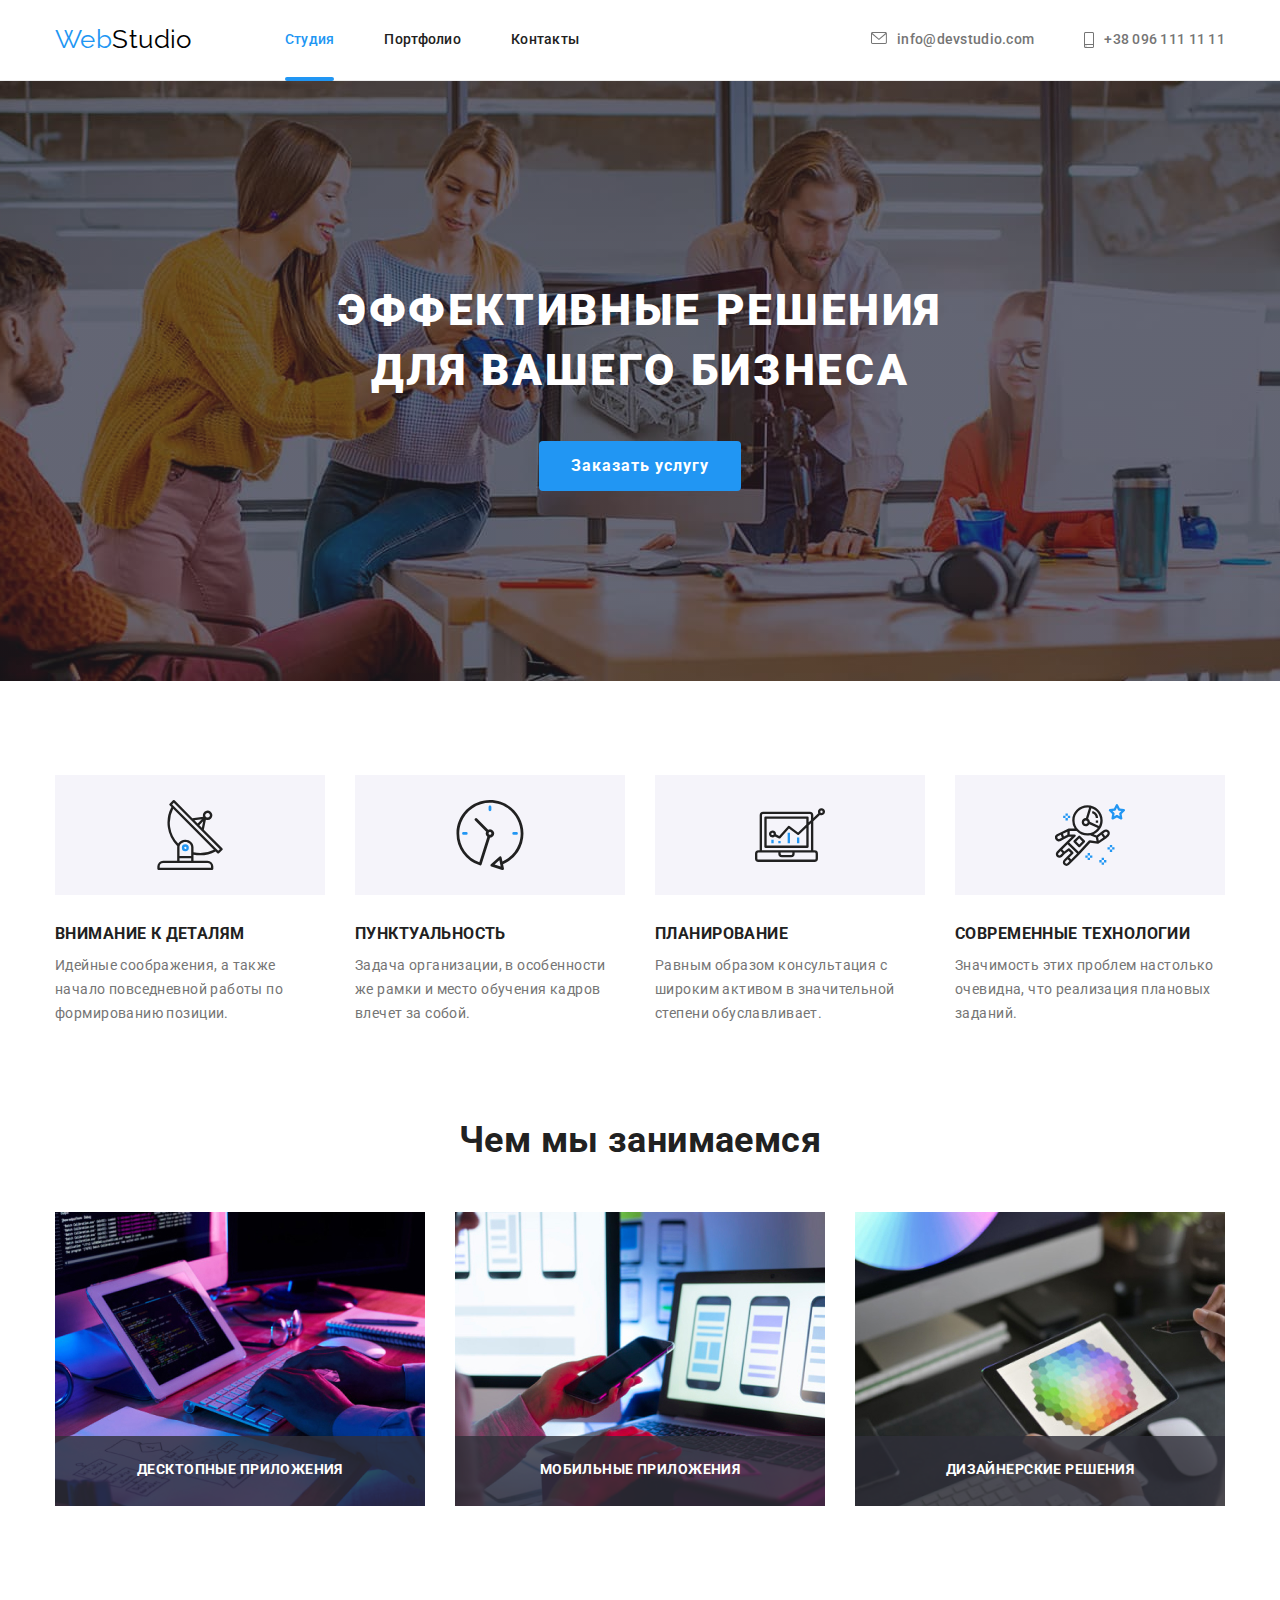
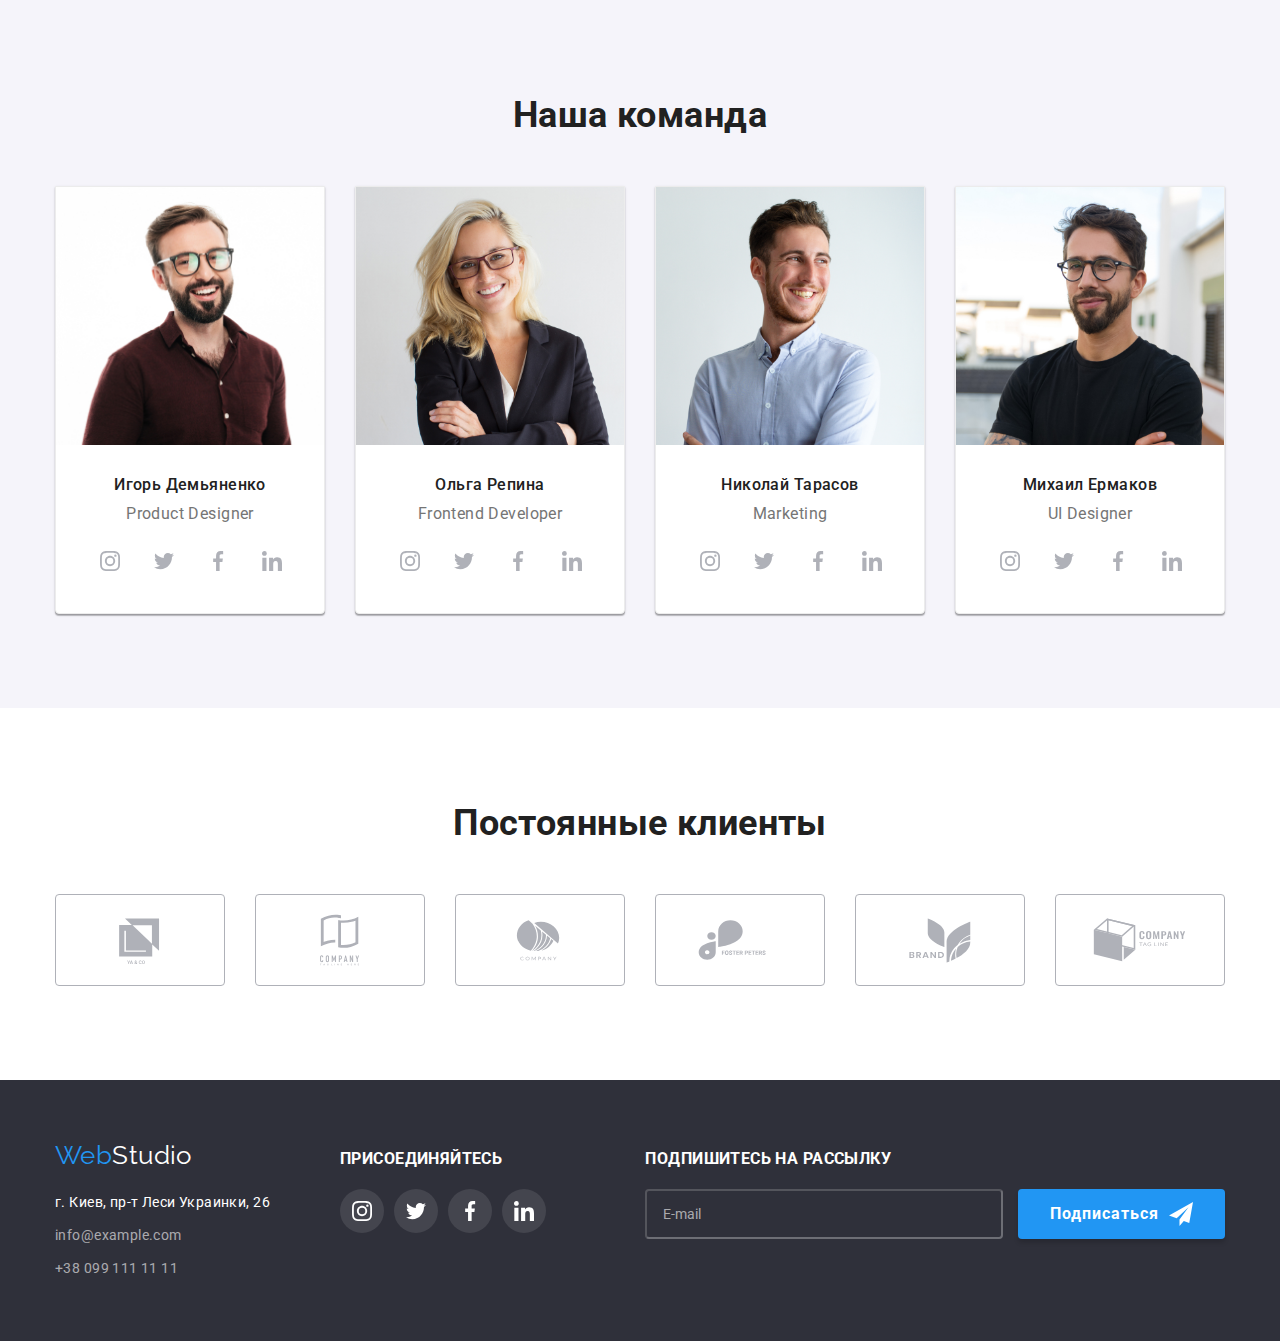
<file: index.html>
<!DOCTYPE html>
<html lang="ru">
<head>
    <meta charset="UTF-8">
    <meta http-equiv="X-UA-Compatible" content="IE=edge">
    <meta name="viewport" content="width=device-width, initial-scale=1.0">
    <title>Document</title>
    <link href="https://fonts.googleapis.com/css2?family=Raleway:wght@700&family=Roboto:wght@400;500;700;900&display=swap"
        rel="stylesheet">
    <link rel="stylesheet" href="https://cdnjs.cloudflare.com/ajax/libs/modern-normalize/1.0.0/modern-normalize.min.css">        
    <link rel="stylesheet" href="./css/main.min.css">
</head>
<body>
    <header class="header">
      <div class="container header__container">
            <nav class="header__main-nav">
                <a class="logo header__logo" href="index.html">Web<span class="header__logo--style">Studio</span></a>
                <ul class="header__page-nav">
                    <li class="header__item">
                        <a class="header__link header__link--current" href="./index.html">Студия</a>
                    </li>
                    <li class="header__item">
                        <a class="header__link" href="./portfolio.html">Портфолио</a>
                    </li>
                    <li class="header__item">
                        <a class="header__link" href="">Контакты</a>
                    </li>
                </ul>
            </nav>
      
        <ul class="header__contact">
            <li>
                <a class="header__email" href="mailto:info@devstudio.com">
                    <svg  class="header__icon-email">
                        <use href="./images/icons.svg#envelope"></use>
                    </svg>
                    info@devstudio.com
                </a>  
            </li>
            <li>
                <a class="header__tel" href="tel:+380961111111">
                <svg  class="header__icon-phone">
                    <use href="./images/icons.svg#smartphone"></use>
                </svg>
                    +38 096 111 11 11
                </a>
            </li>
        </ul>
        </div>
       
        
    </header>

    <main>
        <!-- Hero section -->
        <section class="hero hero__overlay">
            <div class="container">
                <h1 class="hero__title">Эффективные решения для вашего бизнеса</h1>
                <button type="button" class="button hero__button" data-modal-open> Заказать услугу </button>
            </div>
        </section>

    
    <!-- Our preferences -->
    <section class="section preferences">
       <div class="container ">
            <h2 class="section__title visually-hidden">Наши преимущества</h2>
            <ul class="preferences__list">
                <li class="preferences__item">
                    <div class="preferences__thumb">
                        <svg width=70px height=70px class="preferences__icon">
                           <use href="./images/icons.svg#antenna"></use>
                        </svg>
                    </div>
                    <h3 class="preferences__title">Внимание к деталям</h3>
                    <p class="preferences__text">Идейные соображения, а также начало повседневной работы по формированию позиции.</p>
                </li>
                <li class="preferences__item">
                    <div class="preferences__thumb">
                        <svg width=70px height=70px class="preferences__icon">
                            <use href="./images/icons.svg#clock"></use>
                        </svg>
                    </div>
                    <h3 class="preferences__title">Пунктуальность</h3>
                    <p class="preferences__text">Задача организации, в особенности же рамки и место обучения кадров влечет за собой.</p>
                </li>
                <li class="preferences__item">
                    <div class="preferences__thumb">
                        <svg width=70px height=70px class="preferences__icon">
                            <use href="./images/icons.svg#diagram"></use>
                        </svg>
                    </div>
                    <h3 class="preferences__title">Планирование</h3>
                    <p class="preferences__text">Равным образом консультация с широким активом в значительной степени обуславливает.</p>
                </li>
                <li class="preferences__item">
                    <div class="preferences__thumb">
                        <svg width=70px height=70px class="preferences__icon">
                            <use href="./images/icons.svg#astronaut"></use>
                        </svg>
                    </div>
                    <h3 class="preferences__title">Современные технологии</h3>
                    <p class="preferences__text">Значимость этих проблем настолько очевидна, что реализация плановых заданий.</p>
                </li>
            </ul>
       </div>
    </section>
    
    <!-- What are we doing -->
    <section class="section doing">
    <div class="container">
        <h2 class="section__title">Чем мы занимаемся</h2>
        <ul class="doing__list">
            <li class="doing__thumb">
                <img class="doing__pic" src="./images/box1.jpg" alt="работа за компьютером" width="370">
                <p class="doing__lable">Десктопные приложения</p>
            </li>
            <li class="doing__thumb">
                <img class="doing__pic" src="./images/box2.jpg" alt="работа с приложениями" width="370">
                <p class="doing__lable">Мобильные приложения</p>
            </li>
            <li class="doing__thumb">
                <img class="doing__pic" src="./images/box3.jpg" alt="работа с графикой" width="370">
                <p class="doing__lable">Дизайнерские решения</p>
            </li>
        </ul>
    </div>
    </section>

    <!-- Our team section -->
    <section class="section team">
        <div class="container">
            <h2 class="section__title">Наша команда</h2>
            <ul class="team__list">
                <li  class="team__card">
                    <img class="team__photo" src="./images/demjanenko.jpg" alt="Игорь Демьяненко" width="270">
                    <div class="team__text">
                        <h3 class="team__name">Игорь Демьяненко</h3>
                        <p lang="en" class="team__position">Product Designer</p>
                        <ul class="team__links">
                            <li><a class="team__link"  href="">
                            <svg class="team__icon" width=44px height=44px>
                                <use href="./images/icons.svg#instagram" ></use>
                            </svg>
                            </a></li>
                            <li><a class="team__link" href=""><svg class="team__icon" width=20px height=20px>
                                <use href="./images/icons.svg#twitter"></use>
                            </svg></a></li>
                            <li><a class="team__link" href=""><svg class="team__icon" width=20px height=20px>
                                <use href="./images/icons.svg#facebook"></use>
                            </svg></a></li>
                            <li><a class="team__link team__link--last" href=""><svg class="team__icon" width=20px height=20px>
                                <use href="./images/icons.svg#linkedin"></use>
                            </svg></a></li>
                        </ul>
                    </div>
                </li>
                <li  class="team__card">
                    <img class="team__photo" src="./images/repina.jpg" alt="Ольга Репина" width="270">
                    <div class="team__text">
                        <h3 class="team__name">Ольга Репина</h3>
                        <p lang="en" class="team__position">Frontend Developer</p>
                        <ul class="team__links">
                            <li><a class="team__link" href="">
                                    <svg class="team__icon" width=44px height=44px>
                                        <use href="./images/icons.svg#instagram"></use>
                                    </svg>
                                </a></li>
                            <li><a class="team__link" href=""><svg class="team__icon" width=20px height=20px>
                                        <use href="./images/icons.svg#twitter"></use>
                                    </svg></a></li>
                            <li><a class="team__link" href=""><svg class="team__icon" width=20px height=20px>
                                        <use href="./images/icons.svg#facebook"></use>
                                    </svg></a></li>
                            <li><a class="team__link team__link--last" href=""><svg class="team__icon" width=20px height=20px>
                                        <use href="./images/icons.svg#linkedin"></use>
                                    </svg></a></li>
                        </ul>
                    </div>
                </li>
                <li  class="team__card">
                    <img class="team__photo" src="./images/tarasov.jpg" alt="Николай Тарасов" width="270">
                    <div class="team__text">
                        <h3 class="team__name">Николай Тарасов</h3>
                        <p lang="en" class="team__position">Marketing</p>
                        <ul class="team__links">
                            <li><a class="team__link" href="">
                                    <svg class="team__icon" width=44px height=44px>
                                        <use href="./images/icons.svg#instagram"></use>
                                    </svg>
                                </a></li>
                            <li><a class="team__link" href=""><svg class="team__icon" width=20px height=20px>
                                        <use href="./images/icons.svg#twitter"></use>
                                    </svg></a></li>
                            <li><a class="team__link" href=""><svg class="team__icon" width=20px height=20px>
                                        <use href="./images/icons.svg#facebook"></use>
                                    </svg></a></li>
                            <li><a class="team__link team__link--last" href=""><svg class="team__icon" width=20px height=20px>
                                        <use href="./images/icons.svg#linkedin"></use>
                                    </svg></a></li>
                        </ul>
                    </div>
                </li>
                <li class="team__card">
                    <img class="team__photo" src="./images/iermakov.jpg" alt="Михаил Ермаков" width="270">
                    <div class="team__text">
                        <h3 class="team__name">Михаил Ермаков</h3>
                        <p lang="en" class="team__position">UI Designer</p>
                        <ul class="team__links">
                            <li><a class="team__link" href="">
                                    <svg class="team__icon" width=44px height=44px>
                                        <use href="./images/icons.svg#instagram"></use>
                                    </svg>
                                </a></li>
                            <li><a class="team__link" href=""><svg class="team__icon" width=20px height=20px>
                                        <use href="./images/icons.svg#twitter"></use>
                                    </svg></a></li>
                            <li><a class="team__link" href=""><svg class="team__icon" width=20px height=20px>
                                        <use href="./images/icons.svg#facebook"></use>
                                    </svg></a></li>
                            <li><a class="team__link team__link--last " href=""><svg class="team__icon" width=20px height=20px>
                                        <use href="./images/icons.svg#linkedin"></use>
                                    </svg></a></li>
                        </ul>
                    </div>
                </li>
            </ul>
        </div>
    </section>
    </main>
    <!-- Regular clients -->
    <section class="section clients ">
        <div class="container">
            <h2 class="section__title">Постоянные клиенты</h2>
            <ul class="clients__list">
                <li class="clients__item"> 
                    <a class="clients__link" href="">
                        <svg width="106" height="60" class="clients__icon">
                            <use href="./images/icons.svg#Logo-one"></use>
                        </svg>
                    </a>
                </li>
                <li class="clients__item">
                        <a class="clients__link" href="">
                            <svg width="106" height="60" class="clients__icon">
                                <use href="./images/icons.svg#Logo-two"></use>
                            </svg>
                        </a>
                </li>
                <li class="clients__item">
                        <a class="clients__link" href="">
                            <svg width="106" height="60" class="clients__icon">
                                <use href="./images/icons.svg#Logo-three"></use>
                            </svg>
                        </a>
                </li>
                <li class="clients__item">
                        <a class="clients__link" href="">
                            <svg width="106" height="60" class="clients__icon">
                                <use href="./images/icons.svg#Logo-four"></use>
                            </svg>
                        </a>
                </li>
                <li class="clients__item">
                        <a class="clients__link" href="">
                            <svg width="106" height="60" class="clients__icon">
                                <use href="./images/icons.svg#Logo-five"></use>
                            </svg>
                        </a>
                </li>
                <li class="clients__item">
                        <a class="clients__link" href="">
                            <svg width="106" height="60" class="clients__icon">
                                <use href="./images/icons.svg#Logo-six"></use>
                            </svg>
                        </a>
                </li>
            </ul>
        </div>
    </section>

    <!-- Footer section -->
    <footer class="footer" >
       <div class="container footer__container">
           <div>
                <a class="logo footer__logo" href="index.html">Web<span class="footer__logo--style">Studio</span></a>
                
                <address class="footer__addresses">
                    <ul class="footer__contacts">
                        <li>
                            <a href="https://goo.gl/maps/Qix8SAgsikwh32vZ7" class="footer__address" target="_blank"
                                rel="noreferrer noopener">
                                г. Киев, пр-т Леси Украинки, 26</a>
                        </li>
                        <li>
                            <a href="mailto:info@example.com" class="footer__address footer__address--email">info@example.com</a>
                        </li>
                        <li>
                            <a href="tel:+380991111111" class="footer__address footer__address--tel">+38 099 111 11 11</a>
                        </li>
                    </ul>
                </address>
            
           </div>
           <div class="footer__join">
               <h3 class="footer__title">Присоединяйтесь</h3>
                <ul class="footer__links">
                    <li><a class="footer__link" href="">
                            <svg class="footer__icon" width=44px height=44px>
                                <use href="./images/icons.svg#instagram"></use>
                            </svg>
                        </a></li>
                    <li><a class="footer__link" href=""><svg class="footer__icon" width=20px height=20px>
                                <use href="./images/icons.svg#twitter"></use>
                            </svg></a></li>
                    <li><a class="footer__link" href=""><svg class="footer__icon" width=20px height=20px>
                                <use href="./images/icons.svg#facebook"></use>
                            </svg></a></li>
                    <li><a class="footer__link" href=""><svg class="footer__icon" width=20px height=20px>
                                <use href="./images/icons.svg#linkedin"></use>
                            </svg></a></li>
                </ul>
           </div>
            <form class="footer__input">
                <h3 class="footer__title">Подпишитесь на рассылку</h3>
                <div class="footer__input-field">
                <input class="footer__email" type="email" name="email" placeholder="E-mail">
                <button class="button footer__button" type="submit"> Подписаться <svg class="footer__subscribe" width=24px height=24px>
                    <use href="./images/icons.svg#icon-send"></use>
                </svg></button>
                </div>
            </form>
       </div>
    </footer>
    
    <div class="backdrop is-hidden" data-modal>
        <div class="modal">
            <form class="modal__form form">
                <button class="modal__button-close" data-modal-close>
                    <svg class="modal__icon-close" width=18px height=18px>
                        <use href="./images/icons.svg#close-black"></use>
                    </svg>
                </button>
                <b class="form__title">Оставьте свои данные, мы вам перезвоним</b>
                <div class="form__elements">
                    <div class="form__field">
                        <label class="form__label" for="username">Имя</label>
                        <div class="form__input-area">
                            <input class="form__input" type="text" name="username" id="username" autocomplete="off">
                            <svg class="form__icon" width=18px height=18px >
                                    <use href="./images/icons.svg#person"></use>
                            </svg>
                        </div>
                        
                    </div>
                    <div class="form__field">
                    <label class="form__label" for="phone-nomber">Телефон</label>
                    <div class="form__input-area">
                        <input class="form__input" type="tel" name="phone-nomber" id="phone-nomber" autocomplete="off">
                        <svg class="form__icon" width=18px height=18px>
                            <use href="./images/icons.svg#telephone"></use>
                        </svg>
                    </div>
                    
                    </div>
                    <div class="form__field">
                    <label class="form__label" for="email">Почта</label>
                    <div class="form__input-area">
                        <input class="form__input" type="email" name="email" id="email" autocomplete="off">
                        <svg class="form__icon" width=18px height=18px>
                            <use href="./images/icons.svg#email-form"></use>
                        </svg>
                    </div>
                    
                    </div>
                    <div class="form__field">
                        <label class="form__label" for="comment">Комментарий</label>
                        <textarea class="form__textarea" name="comment" id="comment"  rows="10" placeholder="Введите текст"></textarea>
                    </div>
                </div>
                 <div class="form__checkbox-area">
                    
                    <label class="form__label">
                        <input class="form__checkbox" type="checkbox" name="agree">
                         <span class="form__checkbox--custom"></span> Соглашаюсь с рассылкой и принимаю &#8201; <a class="form__link" href=""> Условия договора</a>
                   
                    </label>

                 </div>
                    <button class="button form__button" type="submit"> Отправить</button>
                
                
            </form>
        </div>
    </div>

<script src="./js/modal.js"></script>
</body>
</html>
</file>
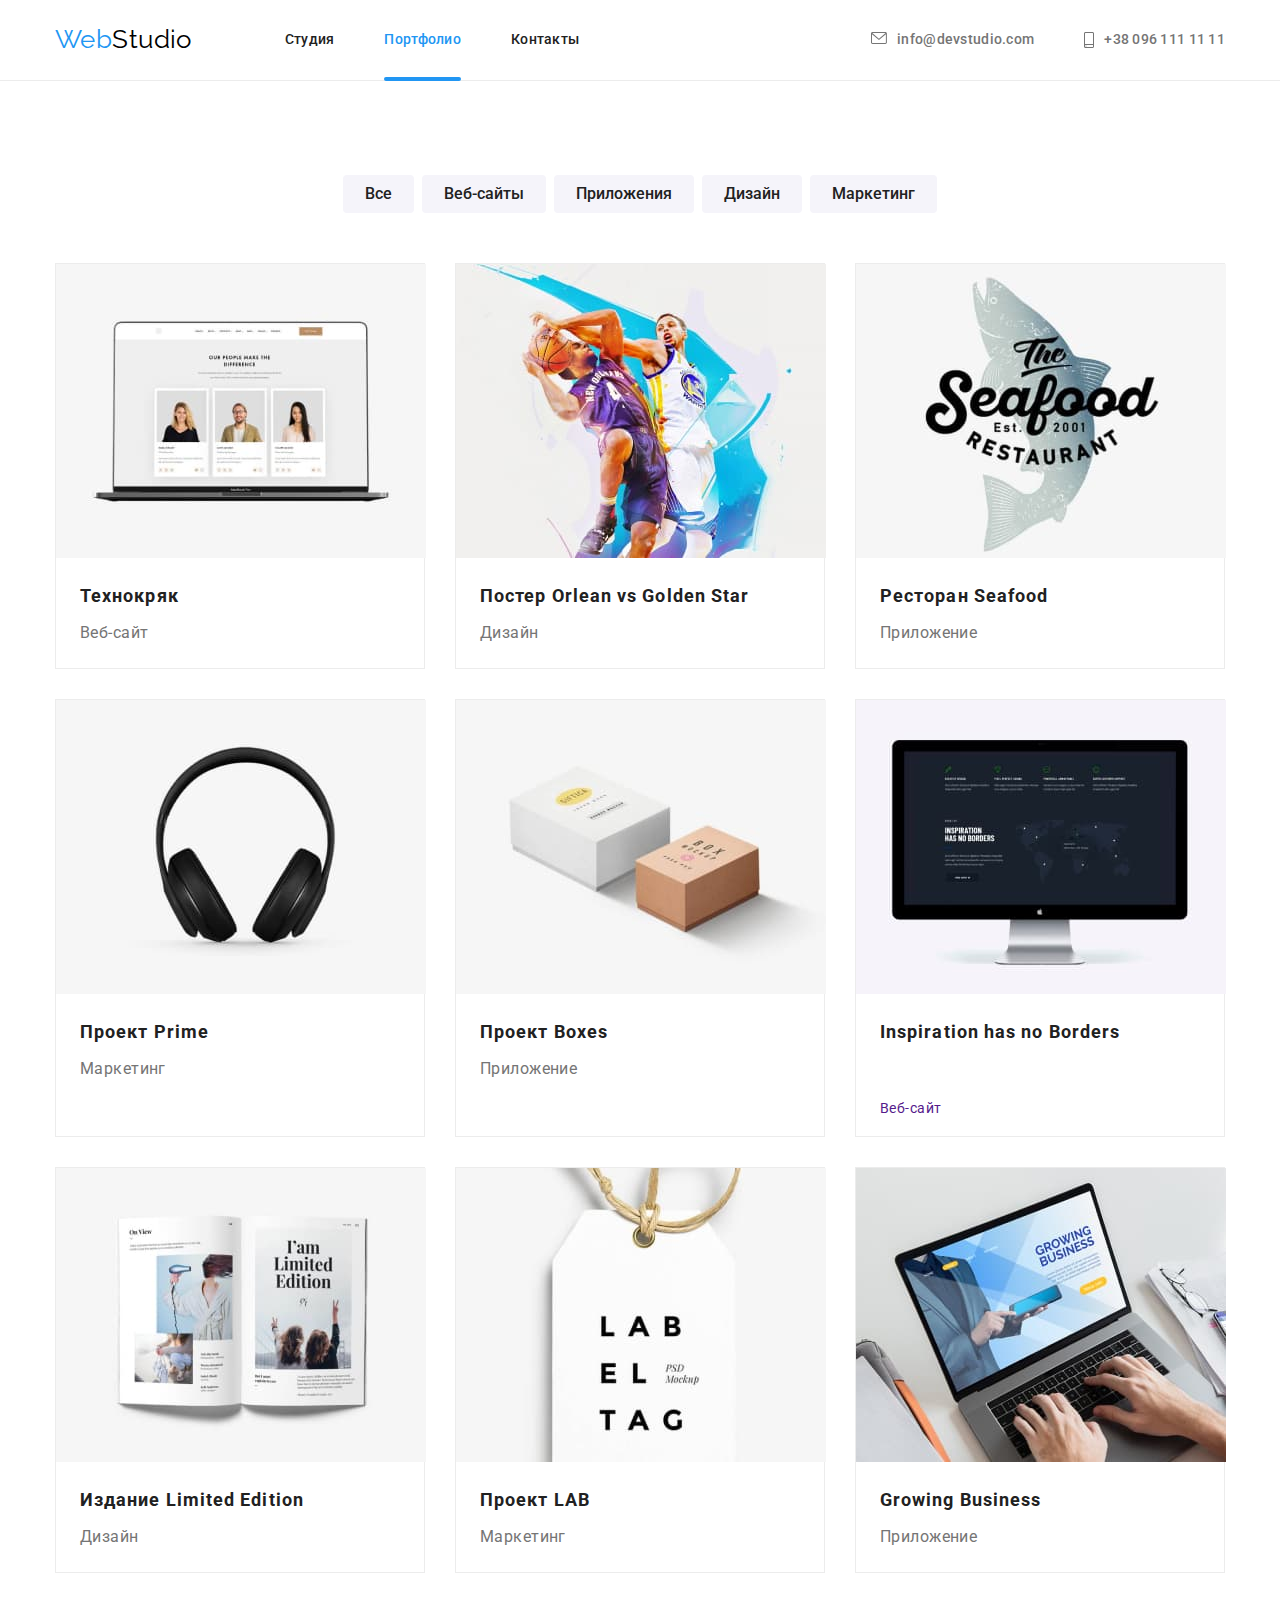
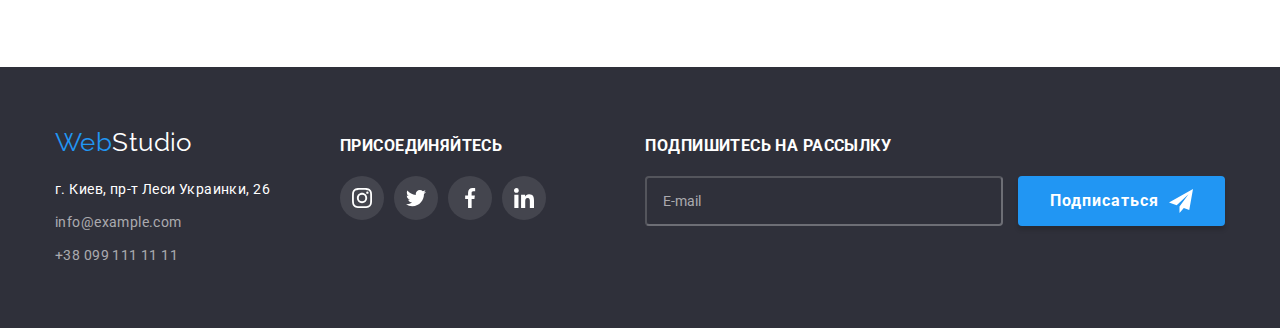
<file: portfolio.html>
<!DOCTYPE html>
<html lang="ru">
<head>
    <meta charset="UTF-8">
    <meta http-equiv="X-UA-Compatible" content="IE=edge">
    <meta name="viewport" content="width=device-width, initial-scale=1.0">
    <title>Document</title>
    <link href="https://fonts.googleapis.com/css2?family=Raleway:wght@700&family=Roboto:wght@400;500;700;900&display=swap"
        rel="stylesheet">
    <link rel="stylesheet" href="https://cdnjs.cloudflare.com/ajax/libs/modern-normalize/1.0.0/modern-normalize.min.css">
    <link rel="stylesheet" href="./css/portfolio.min.css">
</head>
<body>
    <!-- Header section -->
<header class="header">
    <div class="container header__container">
        <nav class="header__main-nav">
            <a class="logo header__logo" href="index.html">Web<span class="header__logo--style">Studio</span></a>
            <ul class="header__page-nav">
                <li class="header__item">
                    <a class="header__link " href="./index.html">Студия</a>
                </li>
                <li class="header__item">
                    <a class="header__link header__link--current" href="./portfolio.html">Портфолио</a>
                </li>
                <li class="header__item">
                    <a class="header__link" href="">Контакты</a>
                </li>
            </ul>
        </nav>

        <ul class="header__contact">
            <li>
                <a class="header__email" href="mailto:info@devstudio.com">
                    <svg class="header__icon-email">
                        <use href="./images/icons.svg#envelope"></use>
                    </svg>
                    info@devstudio.com
                </a>
            </li>
            <li>
                <a class="header__tel" href="tel:+380961111111">
                    <svg class="header__icon-phone">
                        <use href="./images/icons.svg#smartphone"></use>
                    </svg>
                    +38 096 111 11 11
                </a>
            </li>
        </ul>
    </div>


</header>



    <!-- Main content section -->
    <main>
        <section class="section">
        <h1 class="section__title visually-hidden"> Наши проекты</h1>  
        <ul class="filter container">
            <li class="filter__item">
                <button type="button" class="filter__button"> Все </button>
            </li>
            <li class="filter__item">
                <button type="button" class="filter__button"> Веб-сайты </button>
            </li>
            <li class="filter__item"> 
                <button type="button" class="filter__button"> Приложения </button>
            </li>
            <li class="filter__item">
                 <button type="button" class="filter__button"> Дизайн </button>
            </li>
            <li class="filter__item">
                 <button type="button" class="filter__button"> Маркетинг </button>
            </li>
        </ul>

        <ul class="projects container">
            <li class="projects__item">
                <a class="projects__link" href="">
                    <div class="projects__thumb">
                        <img src="./images/portfolio1.jpg" alt="веб-сайт технокряк" width="370">
                        <div class="projects__thumb--overlay">
                            <p class="projects__text--overlay">Технокряк это современная площадка распространения коронавируса. Компании используют эту
                                платформу для цифрового
                                шпионажа и атак на защищённые сервера конкурентов.</p>
                        </div>
                    </div>
                    <div class="projects__card">
                        <h2 class="projects__title">Технокряк</h2>
                        <p class="projects__text">Веб-сайт</p>
                    </div>
                </a>
            </li>
            <li class="projects__item">
                <a class="projects__link" href="">
                    <div class="projects__thumb">
                        <img src="./images/portfolio2.jpg" alt="дизайн постера" width="370">
                        <div class="projects__thumb--overlay">
                            <p class="projects__text--overlay">Lorem ipsum dolor sit amet consectetur adipisicing elit. Totam accusamus magni dolor reiciendis impedit minima laborum quidem iusto, minus necessitatibus!</p>
                        </div>
                    </div>
                    <div class="projects__card">
                        <h2 class="projects__title">Постер <span lang="en"> Orlean vs Golden Star </span></h2>
                        <p class="projects__text">Дизайн</p>
                    </div>
                
                </a>
            </li>
            <li class="projects__item">
               <a class="projects__link" href="">
                <div class="projects__thumb">
                    <img src="./images/portfolio3.jpg" alt="приложение ресторана" width="370">
                    <div class="projects__thumb--overlay">
                        <p class="projects__text--overlay">Lorem ipsum dolor sit amet consectetur adipisicing elit. Totam accusamus magni dolor
                            reiciendis impedit minima laborum quidem iusto, minus necessitatibus!</p>
                    </div>
                </div>          
                   <div class="projects__card">
                        <h2 class="projects__title">Ресторан <span lang="en">Seafood</span></h2>
                        <p class="projects__text">Приложение</p>
                   </div>
               </a>
            </li>
            <li class="projects__item">
                <a class="projects__link" href="">
                    <div class="projects__thumb">
                        <img src="./images/portfolio4.jpg" alt="проект прайм" width="370">
                        <div class="projects__thumb--overlay">
                            <p class="projects__text--overlay">Lorem ipsum dolor sit amet consectetur adipisicing elit. Totam accusamus magni dolor
                                reiciendis impedit minima laborum quidem iusto, minus necessitatibus!</p>
                        </div>
                    </div>
                        <div class="projects__card">
                            <h2 class="projects__title">Проект <span lang="en">Prime</span></h2>
                            <p class="projects__text">Маркетинг</p>
                        </div>
                </a>
            </li>
            <li class="projects__item">
                <a class="projects__link" href="">
                    <div class="projects__thumb">
                        <img src="./images/portfolio5.jpg" alt="приложение проект боксес" width="370">
                        <div class="projects__thumb--overlay">
                            <p class="projects__text--overlay">Lorem ipsum dolor sit amet consectetur adipisicing elit. Totam accusamus magni dolor
                                reiciendis impedit minima laborum quidem iusto, minus necessitatibus!</p>
                        </div>
                    </div>
                        <div class="projects__card">
                            <h2 class="projects__title">Проект <span lang="en">Boxes</span> </h2>
                            <p class="projects__text">Приложение</p>
                        </div>
                    
                </a>
            </li>
            <li class="projects__item">
              <a class="projects__link" href="">
                <div class="projects__thumb">
                    <img src="./images/portfolio6.jpg" alt="веб-сайт" width="370">
                    <div class="projects__thumb--overlay">
                        <p class="projects__text--overlay">Lorem ipsum dolor sit amet consectetur adipisicing elit. Totam accusamus magni dolor
                            reiciendis impedit minima laborum quidem iusto, minus necessitatibus!</p>
                    </div>
                </div>
                    <div class="projects__card">
                        <h2 class="projects__title" lang="en">Inspiration has no Borders</h2>
                        <p class="projects                                                                                                                                                                                                  __text">Веб-сайт</p>
                    </div>
              </a>
            </li>
            <li class="projects__item">
               <a class="projects__link" href="">
                <div class="projects__thumb">
                    <img src="./images/portfolio7.jpg" alt="дизайн издание" width="370">
                    <div class="projects__thumb--overlay">
                        <p class="projects__text--overlay">Lorem ipsum dolor sit amet consectetur adipisicing elit. Totam accusamus magni dolor
                            reiciendis impedit minima laborum quidem iusto, minus necessitatibus!</p>
                    </div>
                </div>
                    <div class="projects__card">
                        <h2 class="projects__title">Издание <span lang="en">Limited Edition</span></h2>
                        <p class="projects__text">Дизайн</p>
                    </div>
               </a>
            </li>
            <li class="projects__item">
                <a class="projects__link" href="">
                    <div class="projects__thumb">
                        <img src="./images/portfolio8.jpg" alt="маркетинг проект лаб" width="370">
                        <div class="projects__thumb--overlay">
                            <p class="projects__text--overlay">Lorem ipsum dolor sit amet consectetur adipisicing elit. Totam accusamus magni dolor
                                reiciendis impedit minima laborum quidem iusto, minus necessitatibus!</p>
                        </div>
                    </div>
                        <div class="projects__card">
                            <h2 class="projects__title">Проект <span lang="en">LAB</span></h2>
                            <p class="projects__text">Маркетинг</p>
                        </div>
                </a>
            </li>
            <li class="projects__item">
                <a class="projects__link" href="">
                    <div class="projects__thumb">
                        <img src="./images/portfolio9.jpg" alt="приложение" width="370">
                        <div class="projects__thumb--overlay">
                            <p class="projects__text--overlay">Lorem ipsum dolor sit amet consectetur adipisicing elit. Totam accusamus magni dolor
                                reiciendis impedit minima laborum quidem iusto, minus necessitatibus!</p>
                        </div>
                    </div>
                        <div class="projects__card">
                            <h2 class="projects__title" lang="en">Growing Business</h2>
                            <p class="projects__text">Приложение</p>
                        </div>
                </a>
            </li>
        </ul>
        </section>

    </main>

    <!-- Footer section -->
    <footer class="footer" >
       <div class="container footer__container">
           <div>
                <a class="logo footer__logo" href="index.html">Web<span class="footer__logo--style">Studio</span></a>
                
                <address class="footer__addresses">
                    <ul class="footer__contacts">
                        <li>
                            <a href="https://goo.gl/maps/Qix8SAgsikwh32vZ7" class="footer__address" target="_blank"
                                rel="noreferrer noopener">
                                г. Киев, пр-т Леси Украинки, 26</a>
                        </li>
                        <li>
                            <a href="mailto:info@example.com" class="footer__address footer__address--email">info@example.com</a>
                        </li>
                        <li>
                            <a href="tel:+380991111111" class="footer__address footer__address--tel">+38 099 111 11 11</a>
                        </li>
                    </ul>
                </address>
            
           </div>
           <div class="footer__join">
               <h3 class="footer__title">Присоединяйтесь</h3>
                <ul class="footer__links">
                    <li><a class="footer__link" href="">
                            <svg class="footer__icon" width=44px height=44px>
                                <use href="./images/icons.svg#instagram"></use>
                            </svg>
                        </a></li>
                    <li><a class="footer__link" href=""><svg class="footer__icon" width=20px height=20px>
                                <use href="./images/icons.svg#twitter"></use>
                            </svg></a></li>
                    <li><a class="footer__link" href=""><svg class="footer__icon" width=20px height=20px>
                                <use href="./images/icons.svg#facebook"></use>
                            </svg></a></li>
                    <li><a class="footer__link" href=""><svg class="footer__icon" width=20px height=20px>
                                <use href="./images/icons.svg#linkedin"></use>
                            </svg></a></li>
                </ul>
           </div>
            <form class="footer__input">
                <h3 class="footer__title">Подпишитесь на рассылку</h3>
                <div class="footer__input-field">
                <input class="footer__email" type="email" name="email" placeholder="E-mail">
                <button class="button footer__button" type="submit"> Подписаться <svg class="footer__subscribe" width=24px height=24px>
                    <use href="./images/icons.svg#icon-send"></use>
                </svg></button>
                </div>
            </form>
       </div>
    </footer>
</body>
</html>
</file>
<file: css/main.min.css>
h1,h2,h3,h4,h5,h6,p{margin:0;padding:0}img{display:block;max-width:100%;height:auto}ul{list-style:none;padding:0;margin:0}body{margin:0;background-color:#fff;color:#757575;font-family:'Roboto', sans-serif;font-size:14px;letter-spacing:0.03em}.section__title.visually-hidden,.form__checkbox{position:absolute;width:1px;height:1px;margin:-1px;padding:0;overflow:hidden;border:0;clip:rect(0 0 0 0)}.logo{display:block;color:#2196f3;font-family:Raleway;font-size:26px;line-height:1.19;text-decoration:none}.container{width:1200px;padding-left:15px;padding-right:15px;margin-left:auto;margin-right:auto}.section{padding-top:94px;padding-bottom:94px}.section__title{color:#212121;font-size:36px;line-height:1.17;text-align:center;margin-top:0;margin-bottom:50px}.header{border-bottom-width:1px;border-bottom-style:solid;border-bottom-color:#ececec}.header__logo{padding-top:24px;margin-right:93px}.header__logo--style{color:#000}.header__container{display:flex;align-items:center;justify-content:space-around}.header__main-nav,.header__page-nav{display:flex}.header__item:not(:last-child){margin-right:50px}.header__link{display:block;padding-top:32px;padding-bottom:32px;color:#212121;font-weight:500;line-height:1.14;letter-spacing:0.02em;text-decoration:none;transition:color 250ms cubic-bezier(0.4, 0, 0.2, 1)}.header__link:hover,.header__link:focus{color:#2196f3}.header__contact{display:flex;margin-left:auto}.header__email{margin-right:50px}.header__email,.header__tel{color:#757575;font-weight:500;line-height:1.14;letter-spacing:0.02em;text-decoration:none;padding-top:32px;padding-bottom:32px;transition:color 250ms cubic-bezier(0.4, 0, 0.2, 1)}.header__email:hover,.header__email:focus,.header__tel:hover,.header__tel:focus{color:#2196f3}.header__email:hover .header__icon-email,.header__email:focus .header__icon-email,.header__tel:hover .header__icon-phone,.header__tel:focus .header__icon-phone{fill:#2196f3}.header__tel,.header__email{display:flex}.header__icon-phone{width:10px;height:16px;margin-right:10px;fill:#757575;align-self:baseline;transition:color 250ms cubic-bezier(0.4, 0, 0.2, 1)}.header__icon-email{width:16px;height:12px;margin-right:10px;fill:#757575;align-self:baseline;transition:color 250ms cubic-bezier(0.4, 0, 0.2, 1)}.header__link--current{position:relative;color:#2196f3}.header__link--current::after{content:'';display:block;height:4px;width:100%;background-color:#2196f3;position:absolute;bottom:-1px;left:0;border-radius:2px}.hero{background-color:#2f303a;text-align:center;padding-top:200px;padding-bottom:200px}.hero__overlay{max-width:1600px;height:600px;margin:0 auto;background-image:linear-gradient(to right, rgba(47,48,58,0.4), rgba(47,48,58,0.4)),url("../images/hero-bg.jpg");background-repeat:no-repeat;background-position:center;background-size:cover}.hero__title{color:#fff;font-weight:900;font-size:44px;line-height:1.36;text-align:center;letter-spacing:0.06em;text-transform:uppercase;width:696px;margin-top:0;margin-bottom:40px;margin-right:auto;margin-left:auto}.preferences{padding-bottom:0}.preferences__list{display:flex;justify-content:space-between}.preferences__item{width:270px}.preferences__thumb{display:flex;width:100%;height:120px;background-color:#f5f4fa;align-items:center;justify-content:center;margin-bottom:30px}.preferences__icon{display:flex;justify-content:center}.preferences__title{color:#212121;line-height:1.14;text-transform:uppercase;margin-bottom:10px}.preferences__text{line-height:1.71}.doing__list{display:flex;justify-content:space-between}.doing__pic{display:block}.doing__thumb{position:relative}.doing__lable{position:absolute;bottom:0;padding-top:27px;width:100%;height:70px;background-color:rgba(47,48,58,0.8);font-weight:700;line-height:calc(14 / 16);text-align:center;text-transform:uppercase;color:#fff}.team{background-color:#f5f4fa}.team__list{display:flex;flex-wrap:wrap;margin-right:-30px}.team__card{flex-basis:calc(100% / 4 - 30px);margin-right:30px;border-width:1px;border-style:solid;border-color:#ececec;background-color:#fff;border-radius:1px;overflow:hidden;box-shadow:0px 1px 3px rgba(0,0,0,0.12),0px 1px 1px rgba(0,0,0,0.14),0px 2px 1px rgba(0,0,0,0.2);border-radius:0px 0px 4px 4px}.team__photo{display:block}.team__name{color:#212121;font-weight:500;font-size:16px;line-height:1.19}.team__position{font-size:16px;line-height:1.19;margin-top:10px}.team__text{padding-top:30px;padding-bottom:30px;text-align:center}.team__links{display:flex;align-items:center;margin:16px 32px 0px 32px}.team__link{display:flex;width:44px;height:44px;padding:0px;border-radius:50%;align-items:center;justify-content:center;color:#afb1b8;margin-right:10px;transition:background-color 250ms cubic-bezier(0.4, 0, 0.2, 1)}.team__link--last{margin-right:0px}.team__icon{height:20px;width:20px;fill:currentColor;transition:fill 250ms cubic-bezier(0.4, 0, 0.2, 1)}.team__link:hover,.team__link:focus{background-color:#2196f3;color:#fff}.clients__list{display:flex;justify-content:space-between}.clients__link{display:flex;width:170px;height:92px;border-width:1px;border-style:solid;border-color:#afb1b8;border-radius:4px;padding:16px 32px 16px 32px;transition:border-color 250ms cubic-bezier(0.4, 0, 0.2, 1)}.clients__icon{display:flex;fill:#afb1b8;transition:fill 250ms cubic-bezier(0.4, 0, 0.2, 1)}.clients__link:hover,.clients__link:focus,.clients__link:hover .clients__icon,.clients__link:focus .clients__icon{border-color:#2196f3;fill:#2196f3}.footer{background-color:#2f303a;padding-top:60px;padding-bottom:60px}.footer__container{display:flex;align-items:baseline}.footer__logo{margin-bottom:20px}.footer__logo--style{color:#fff}.footer__address{display:block;font-style:normal;color:#fff;line-height:1.71;text-decoration:none;margin-bottom:9px;transition:color 250ms cubic-bezier(0.4, 0, 0.2, 1)}.footer__address--email,.footer__address--tel{color:rgba(255,255,255,0.6)}.footer__address--tel{padding-bottom:0;margin-bottom:0}.footer__address:hover,.footer__address:focus{color:#2196f3}.footer__join{margin-left:70px}.footer__title{font-style:normal;font-weight:bold;line-height:calc(16 / 14);text-transform:uppercase;color:#fff;margin-bottom:20px}.footer__links{display:flex;justify-content:space-between;align-items:center;width:206px;height:44px}.footer__link{display:flex;width:44px;height:44px;padding:0px;border-radius:50%;align-items:center;justify-content:center;background-color:rgba(255,255,255,0.1);transition:background-color 250ms cubic-bezier(0.4, 0, 0.2, 1)}.footer__link:hover,.footer__link:focus{background-color:#2196f3}.footer__icon{height:20px;width:20px;fill:#fff}.footer__input{margin-left:auto}.footer__input-field{display:flex}.footer__email{display:block;width:358px;height:50px;background-color:rgba(33,150,243,0);border-color:rgba(255,255,255,0.3);border-radius:4px;padding-left:16px;color:rgba(255,255,255,0.6);outline:none}.footer__email::placeholder{color:rgba(255,255,255,0.6)}.backdrop.is-hidden{opacity:0;pointer-events:none;visibility:hidden}.backdrop{position:fixed;top:0;left:0;width:100%;height:100%;background-color:rgba(0,0,0,0.2);opacity:1;transition:opacity 250ms cubic-bezier(0.4, 0, 0.2, 1),visibility 250ms cubic-bezier(0.4, 0, 0.2, 1)}.modal{position:absolute;top:50%;left:50%;width:528px;height:581px;background-color:#fff;transform:translate(-50%, -50%) scale(1);transition:transform 250ms cubic-bezier(0.4, 0, 0.2, 1)}.backdrop.is-hidden .modal{transform:translate(-50%, -50%) scale(0.5)}.form{position:relative;padding:40px}.form__field{display:flex;flex-direction:column;margin-bottom:10px}.form__label{display:flex;align-items:center;font-size:14px;line-height:calc(14 / 12);letter-spacing:0.01em;margin-bottom:4px}.form__title{display:flex;justify-content:center;font-weight:700;font-size:20px;line-height:calc(23 / 20);color:#212121;margin-bottom:12px}.form__input{position:relative;display:block;width:448px;height:40px;border:1px solid rgba(33,33,33,0.2);border-radius:4px;padding-left:42px;outline:none;transition:border-color 250ms cubic-bezier(0.4, 0, 0.2, 1)}.form__textarea{width:448px;height:120px;resize:none;border:1px solid rgba(33,33,33,0.2);border-radius:4px;outline:none;transition:border-color 250ms cubic-bezier(0.4, 0, 0.2, 1);padding:12px 16px}.form__input-area{position:relative}.form__icon{position:absolute;display:block;top:50%;left:12px;transform:translateY(-50%);fill:var(--icon-form-color);transition:fill 250ms cubic-bezier(0.4, 0, 0.2, 1)}.form__input:hover ~ .form__icon,.form__input:focus ~ .form__icon{fill:#2196f3}.form__input:hover,.form__input:focus{border-color:#2196f3}.form__textarea:hover,.form__textarea:focus{border-color:#2196f3}.form__checkbox{margin-right:7px}.form__checkbox:checked+.form__checkbox--custom{border-color:transparent;background-color:#2196f3;background-image:url(../images/icon-check.svg);background-size:contain;background-origin:border-box}.form__checkbox--area{margin-top:20px;font-weight:normal;font-size:14px;line-height:1.71;letter-spacing:0.03em}.form__checkbox--custom{display:inline-block;text-align:center;margin-right:7px;width:16px;height:15px;border:2px solid #212121;border-radius:2px}.form__link{text-decoration-line:underline;color:#2196f3}.button{display:inline-block;border-radius:4px;padding:10px 32px;min-width:200px;text-align:center;border:none;color:#fff;background-color:#2196f3;font-weight:bold;font-size:16px;line-height:1.88;letter-spacing:0.06em;cursor:pointer;transition:background-color 250ms cubic-bezier(0.4, 0, 0.2, 1)}.button:hover,.button:focus{background-color:#188ce8}.footer__button{display:flex;align-items:center;justify-content:center;box-shadow:0px 4px 4px rgba(0,0,0,0.15);margin-left:15px}.footer__subscribe{margin-left:10px}.form__button{display:block;margin:30px auto 0px;box-shadow:0px 4px 4px rgba(0,0,0,0.15)}.modal__button-close{position:absolute;top:8px;right:8px;display:flex;align-items:center;justify-content:center;width:30px;height:30px;padding:0;border-radius:50%;border-color:rgba(0,0,0,0.1);background-color:inherit;cursor:pointer;margin-top:8px;margin-right:8px;margin-left:auto;opacity:1;transition:opacity 250ms cubic-bezier(0.4, 0, 0.2, 1) 1000ms}.modal__icon-close{transition:fill 250ms cubic-bezier(0.4, 0, 0.2, 1)}.backdrop.is-hidden .modal__button-close{opacity:0}.modal__button-close:hover .modal__icon-close,.modal__button-close:focus .modal__icon-close{fill:#2196f3}
/*# sourceMappingURL=main.min.css.map */
</file>
<file: css/portfolio.min.css>
h1,h2,h3,h4,h5,h6,p{margin:0;padding:0}img{display:block;max-width:100%;height:auto}ul{list-style:none;padding:0;margin:0}body{margin:0;background-color:#fff;color:#757575;font-family:'Roboto', sans-serif;font-size:14px;letter-spacing:0.03em}.section__title.visually-hidden{position:absolute;width:1px;height:1px;margin:-1px;padding:0;overflow:hidden;border:0;clip:rect(0 0 0 0)}.button{display:inline-block;border-radius:4px;padding:10px 32px;min-width:200px;text-align:center;border:none;color:#fff;background-color:#2196f3;font-weight:bold;font-size:16px;line-height:1.88;letter-spacing:0.06em;cursor:pointer;transition:background-color 250ms cubic-bezier(0.4, 0, 0.2, 1)}.button:hover,.button:focus{background-color:#188ce8}.footer__button{display:flex;align-items:center;justify-content:center;box-shadow:0px 4px 4px rgba(0,0,0,0.15);margin-left:15px}.footer__subscribe{margin-left:10px}.logo{display:block;color:#2196f3;font-family:Raleway;font-size:26px;line-height:1.19;text-decoration:none}.container{width:1200px;padding-left:15px;padding-right:15px;margin-left:auto;margin-right:auto}.section{padding-top:94px;padding-bottom:94px}.section__title{color:#212121;font-size:36px;line-height:1.17;text-align:center;margin-top:0;margin-bottom:50px}.header{border-bottom-width:1px;border-bottom-style:solid;border-bottom-color:#ececec}.header__logo{padding-top:24px;margin-right:93px}.header__logo--style{color:#000}.header__container{display:flex;align-items:center;justify-content:space-around}.header__main-nav,.header__page-nav{display:flex}.header__item:not(:last-child){margin-right:50px}.header__link{display:block;padding-top:32px;padding-bottom:32px;color:#212121;font-weight:500;line-height:1.14;letter-spacing:0.02em;text-decoration:none;transition:color 250ms cubic-bezier(0.4, 0, 0.2, 1)}.header__link:hover,.header__link:focus{color:#2196f3}.header__contact{display:flex;margin-left:auto}.header__email{margin-right:50px}.header__email,.header__tel{color:#757575;font-weight:500;line-height:1.14;letter-spacing:0.02em;text-decoration:none;padding-top:32px;padding-bottom:32px;transition:color 250ms cubic-bezier(0.4, 0, 0.2, 1)}.header__email:hover,.header__email:focus,.header__tel:hover,.header__tel:focus{color:#2196f3}.header__email:hover .header__icon-email,.header__email:focus .header__icon-email,.header__tel:hover .header__icon-phone,.header__tel:focus .header__icon-phone{fill:#2196f3}.header__tel,.header__email{display:flex}.header__icon-phone{width:10px;height:16px;margin-right:10px;fill:#757575;align-self:baseline;transition:color 250ms cubic-bezier(0.4, 0, 0.2, 1)}.header__icon-email{width:16px;height:12px;margin-right:10px;fill:#757575;align-self:baseline;transition:color 250ms cubic-bezier(0.4, 0, 0.2, 1)}.header__link--current{position:relative;color:#2196f3}.header__link--current::after{content:'';display:block;height:4px;width:100%;background-color:#2196f3;position:absolute;bottom:-1px;left:0;border-radius:2px}.filter{display:flex;justify-content:center;margin:0 auto}.filter__button{color:#212121;background-color:#f5f4fa;font-weight:500;font-size:16px;line-height:1.63;cursor:pointer;border:none;display:inline-block;border-radius:4px;text-align:center;padding:6px 22px;transition:background-color 250ms cubic-bezier(0.4, 0, 0.2, 1)}.filter__item{margin-right:8px}.filter__item:last-child{margin-right:0}.filter__button:hover,.filter__button:focus{background-color:#2196f3;color:#fff;box-shadow:0px 3px 1px rgba(0,0,0,0.1),0px 1px 2px rgba(0,0,0,0.08),0px 2px 2px rgba(0,0,0,0.12);border-radius:4px}.projects{display:flex;flex-wrap:wrap;margin-top:50px}.projects__item{width:370px;margin-right:30px;margin-bottom:30px;border-width:1px;border-style:solid;border-color:#ececec;transition:box-shadow 250ms cubic-bezier(0.4, 0, 0.2, 1)}.projects__item:hover,.projects__item:focus{box-shadow:0px 1px 1px rgba(0,0,0,0.12),0px 4px 4px rgba(0,0,0,0.06),1px 4px 6px rgba(0,0,0,0.16)}.projects__item:nth-child(3n){margin-right:0}.projects__item:nth-last-child(-n+3){margin-bottom:0}.projects__link{text-decoration:none}.projects__thumb{position:relative;width:370px;height:294px;overflow:hidden}.projects__thumb--overlay{position:absolute;top:0;left:0;width:100%;height:100%;background-color:rgba(33,150,243,0.9);transform:translatey(101%);transition:transform 250ms cubic-bezier(0.4, 0, 0.2, 1)}.projects__item:hover .projects__thumb--overlay,.projects__item:focus .projects__thumb--overlay{transform:translatey(0)}.projects__text--overlay{font-size:18px;line-height:calc(28 / 18);color:#fff;text-align:left;padding:63px 24px}.projects__card{padding:20px 24px}.projects__title{color:#212121;font-weight:700;font-size:18px;line-height:2;letter-spacing:0.06em;margin:0 0 4px 0}.projects__text{font-size:16px;line-height:1.87;color:#757575}.footer{background-color:#2f303a;padding-top:60px;padding-bottom:60px}.footer__container{display:flex;align-items:baseline}.footer__logo{margin-bottom:20px}.footer__logo--style{color:#fff}.footer__address{display:block;font-style:normal;color:#fff;line-height:1.71;text-decoration:none;margin-bottom:9px;transition:color 250ms cubic-bezier(0.4, 0, 0.2, 1)}.footer__address--email,.footer__address--tel{color:rgba(255,255,255,0.6)}.footer__address--tel{padding-bottom:0;margin-bottom:0}.footer__address:hover,.footer__address:focus{color:#2196f3}.footer__join{margin-left:70px}.footer__title{font-style:normal;font-weight:bold;line-height:calc(16 / 14);text-transform:uppercase;color:#fff;margin-bottom:20px}.footer__links{display:flex;justify-content:space-between;align-items:center;width:206px;height:44px}.footer__link{display:flex;width:44px;height:44px;padding:0px;border-radius:50%;align-items:center;justify-content:center;background-color:rgba(255,255,255,0.1);transition:background-color 250ms cubic-bezier(0.4, 0, 0.2, 1)}.footer__link:hover,.footer__link:focus{background-color:#2196f3}.footer__icon{height:20px;width:20px;fill:#fff}.footer__input{margin-left:auto}.footer__input-field{display:flex}.footer__email{display:block;width:358px;height:50px;background-color:rgba(33,150,243,0);border-color:rgba(255,255,255,0.3);border-radius:4px;padding-left:16px;color:rgba(255,255,255,0.6);outline:none}.footer__email::placeholder{color:rgba(255,255,255,0.6)}
/*# sourceMappingURL=portfolio.min.css.map */
</file>
